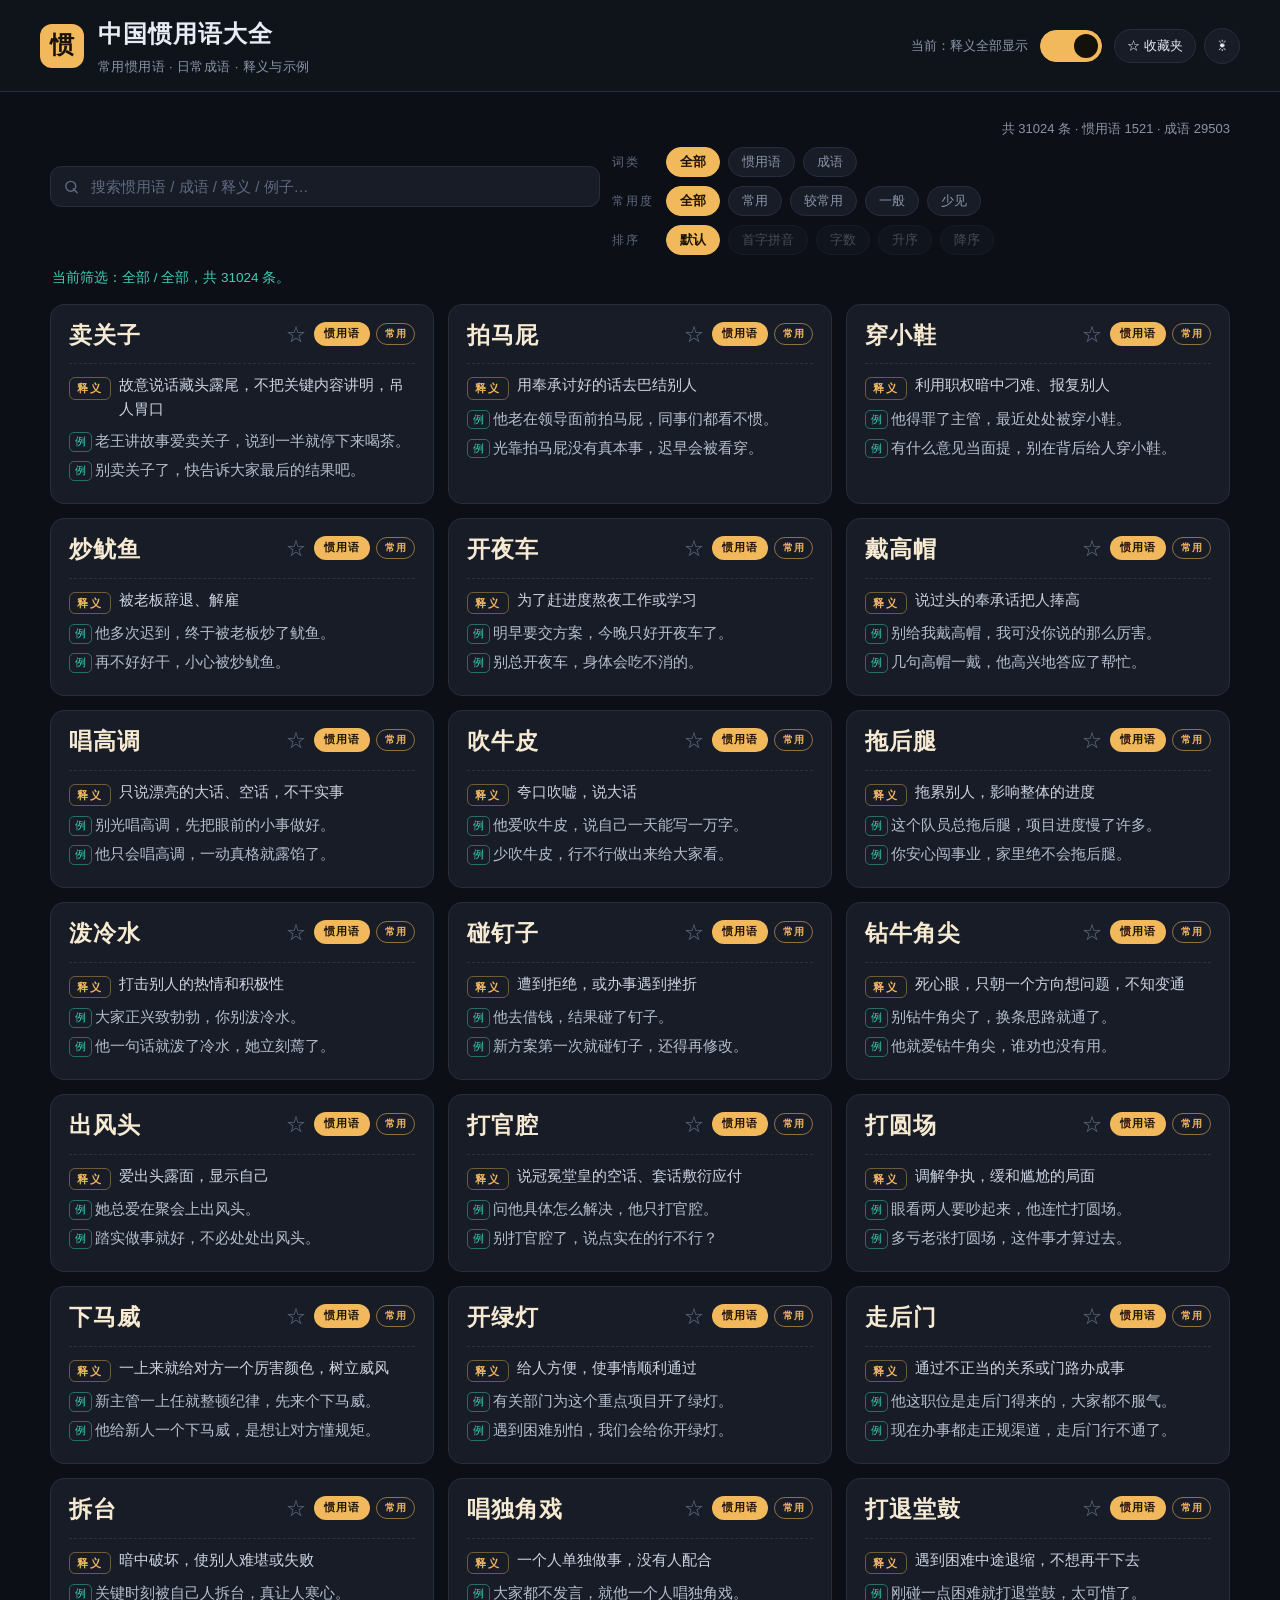
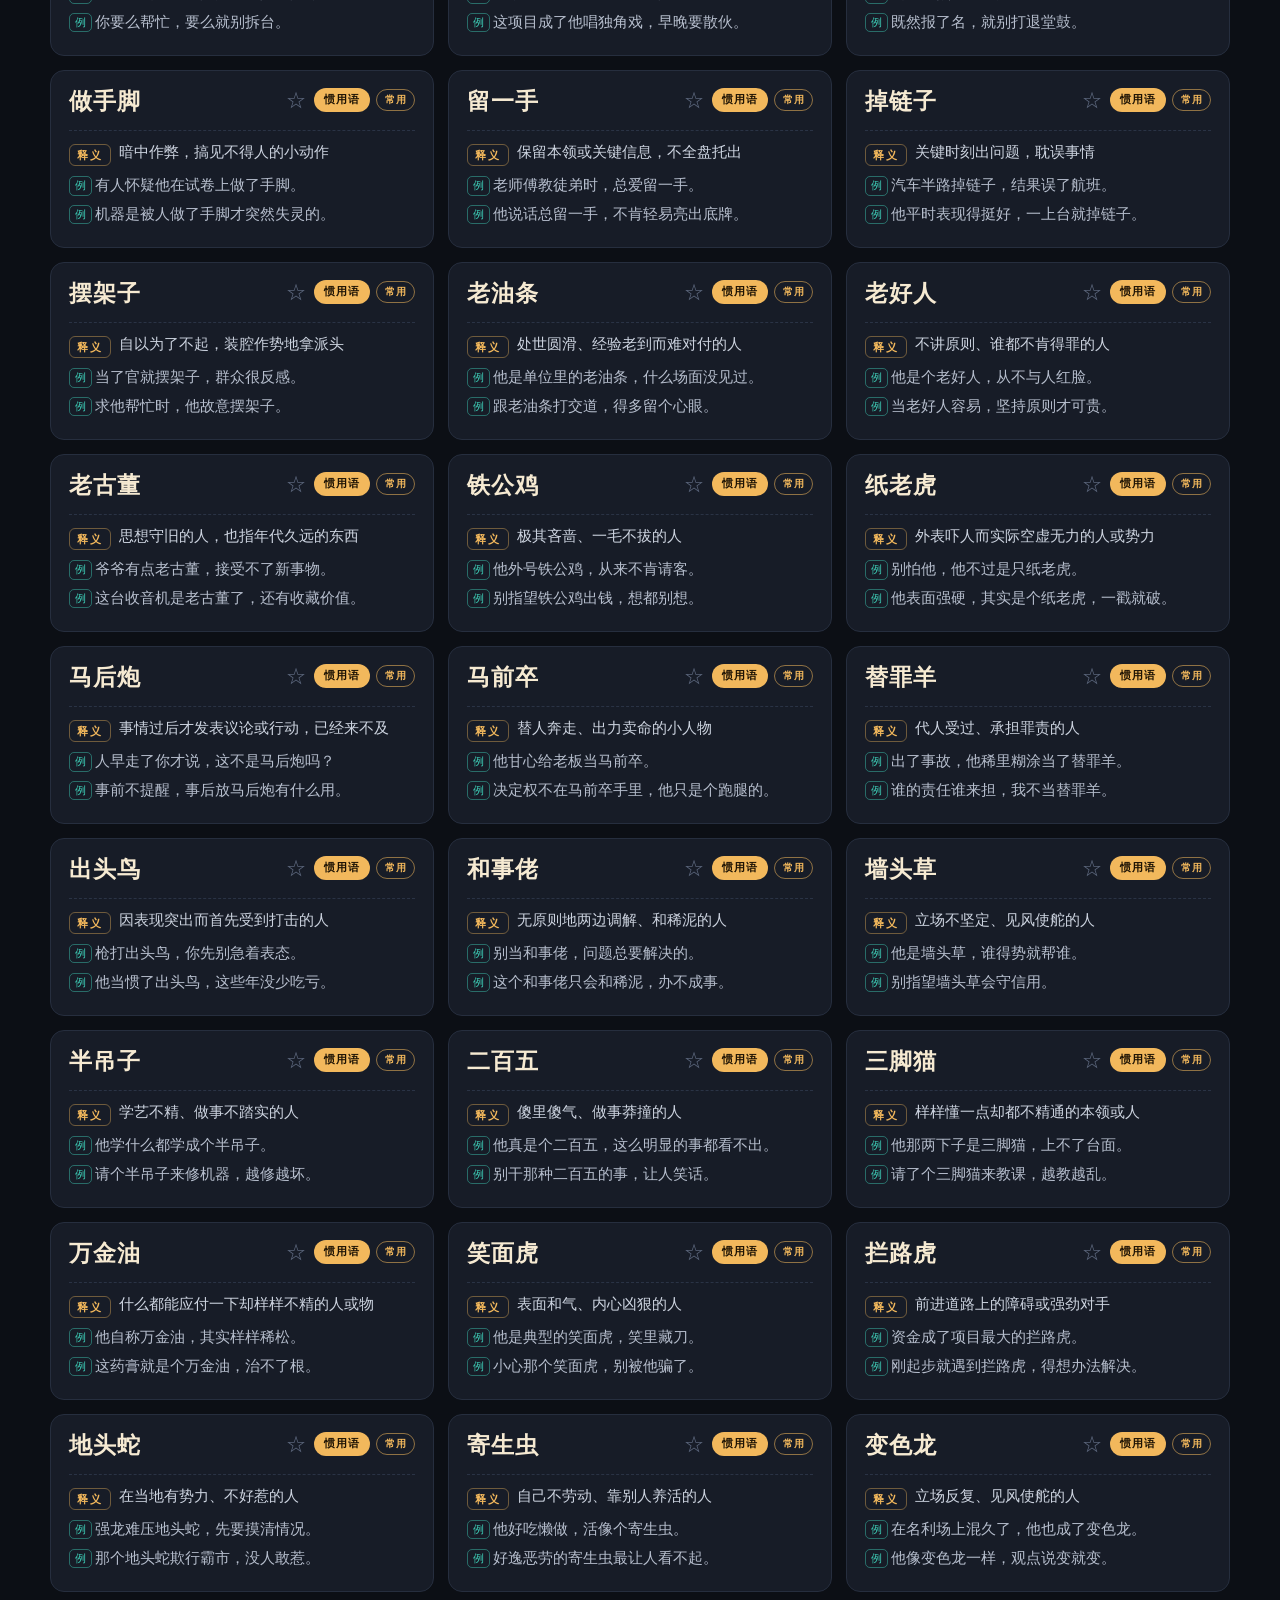
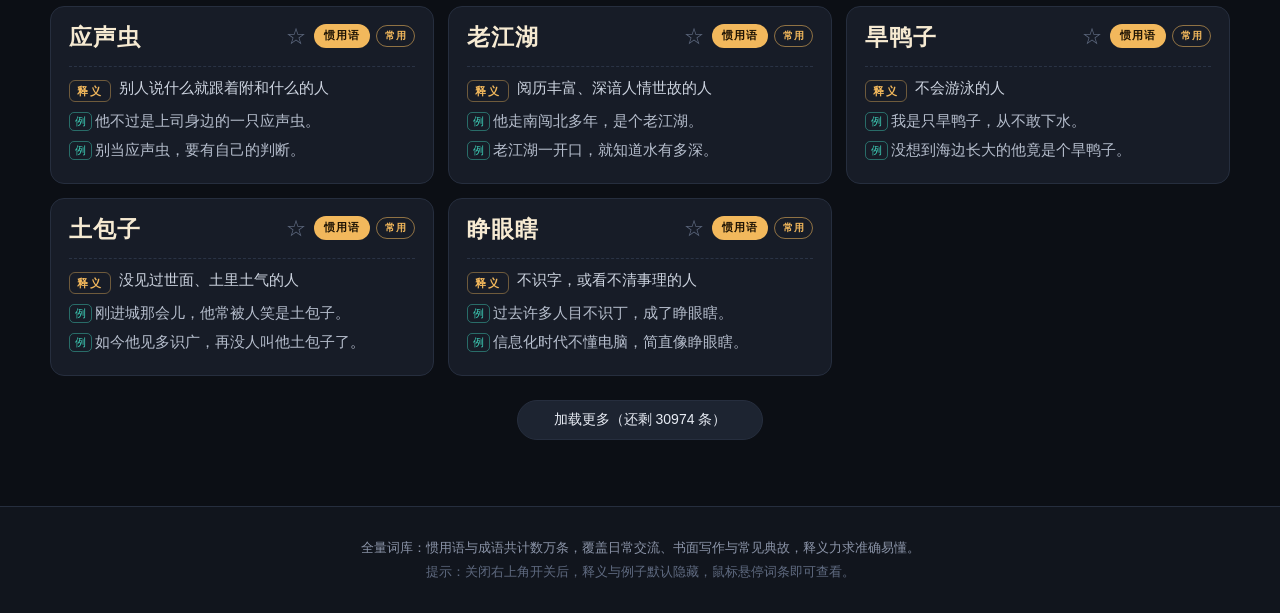
<file: index.html>
<!DOCTYPE html>
<html lang="zh-CN" data-theme="dark">
<head>
<meta charset="UTF-8">
<meta name="viewport" content="width=device-width, initial-scale=1.0">
<meta name="color-scheme" content="dark light">
<title>中国惯用语大全 · 常用惯用语与成语</title>
<link rel="stylesheet" href="style.css">
</head>
<body class="expanded">
  <header class="topbar" id="topbar">
    <div class="brand">
      <div class="brand-mark">惯</div>
      <div class="brand-copy">
        <h1>中国惯用语大全</h1>
        <p class="subtitle">常用惯用语 · 日常成语 · 释义与示例</p>
      </div>
    </div>
    <div class="switch-zone">
      <span class="switch-label" id="switchLabel">当前：释义全部显示</span>
      <label class="switch" title="开启：释义与例子全部显示；关闭：悬停或聚焦词条时才显示">
        <input type="checkbox" id="displayToggle" checked>
        <span class="track"><span class="thumb"></span></span>
      </label>
      <div class="top-actions">
        <button type="button" class="top-btn" id="favToggle" title="查看我的收藏夹（保存在本浏览器）">☆ 收藏夹</button>
        <button type="button" class="top-btn icon-btn" id="themeToggle" title="切换浅色模式" aria-label="切换浅色 / 深色模式">☀</button>
      </div>
    </div>
  </header>

  <main class="container">
    <section class="toolbar" aria-label="筛选工具">
      <div class="search-box">
        <svg class="search-icon" viewBox="0 0 24 24" width="17" height="17" fill="none" stroke="currentColor" stroke-width="2" stroke-linecap="round" aria-hidden="true"><circle cx="11" cy="11" r="7"></circle><line x1="20" y1="20" x2="14.5" y2="14.5"></line></svg>
        <input type="search" id="searchInput" placeholder="搜索惯用语 / 成语 / 释义 / 例子…" autocomplete="off">
      </div>
     <div class="chips" id="chips">
      <div class="counts" id="counts"></div>
      <div class="filter-rows">
        <div class="chip-row">
          <span class="grp">词类</span>
          <div class="chips" id="catChips">
            <button class="chip small active" data-cat="all" type="button">全部</button>
            <button class="chip small" data-cat="惯用语" type="button">惯用语</button>
            <button class="chip small" data-cat="成语" type="button">成语</button>
          </div>
        </div>
        <div class="chip-row">
          <span class="grp">常用度</span>
          <div class="chips" id="freqChips">
            <button class="chip small active" data-freq="all" type="button">全部</button>
            <button class="chip small" data-freq="常用" type="button">常用</button>
            <button class="chip small" data-freq="较常用" type="button">较常用</button>
            <button class="chip small" data-freq="一般" type="button">一般</button>
            <button class="chip small" data-freq="少见" type="button">少见</button>
          </div>
        </div>
        <div class="chip-row">
          <span class="grp">排序</span>
          <div class="chips" id="sortChips">
            <button class="chip small active" data-sort="default" type="button">默认</button>
            <button class="chip small" data-sort="py" type="button">首字拼音</button>
            <button class="chip small" data-sort="len" type="button">字数</button>
            <button class="chip small" data-sort="asc" type="button">升序</button>
            <button class="chip small" data-sort="desc" type="button">降序</button>
          </div>
        </div>
      </div>
    </section>

    <p class="guide" id="guide"></p>
    <section class="list" id="list" aria-live="polite"></section>
  </main>

 <footer>
    <p>全量词库：惯用语与成语共计数万条，覆盖日常交流、书面写作与常见典故，释义力求准确易懂。</p>
    <p class="foot-note">提示：关闭右上角开关后，释义与例子默认隐藏，鼠标悬停词条即可查看。</p>
  </footer>

<script src="data.js"></script>
<script src="chengyu_full.js"></script>
<script src="pinyin_initials.js"></script>
<script src="jsqr.min.js"></script>
<script src="qrcode-generator.js"></script>
<script src="script.js"></script>
</body>
</html>
</file>
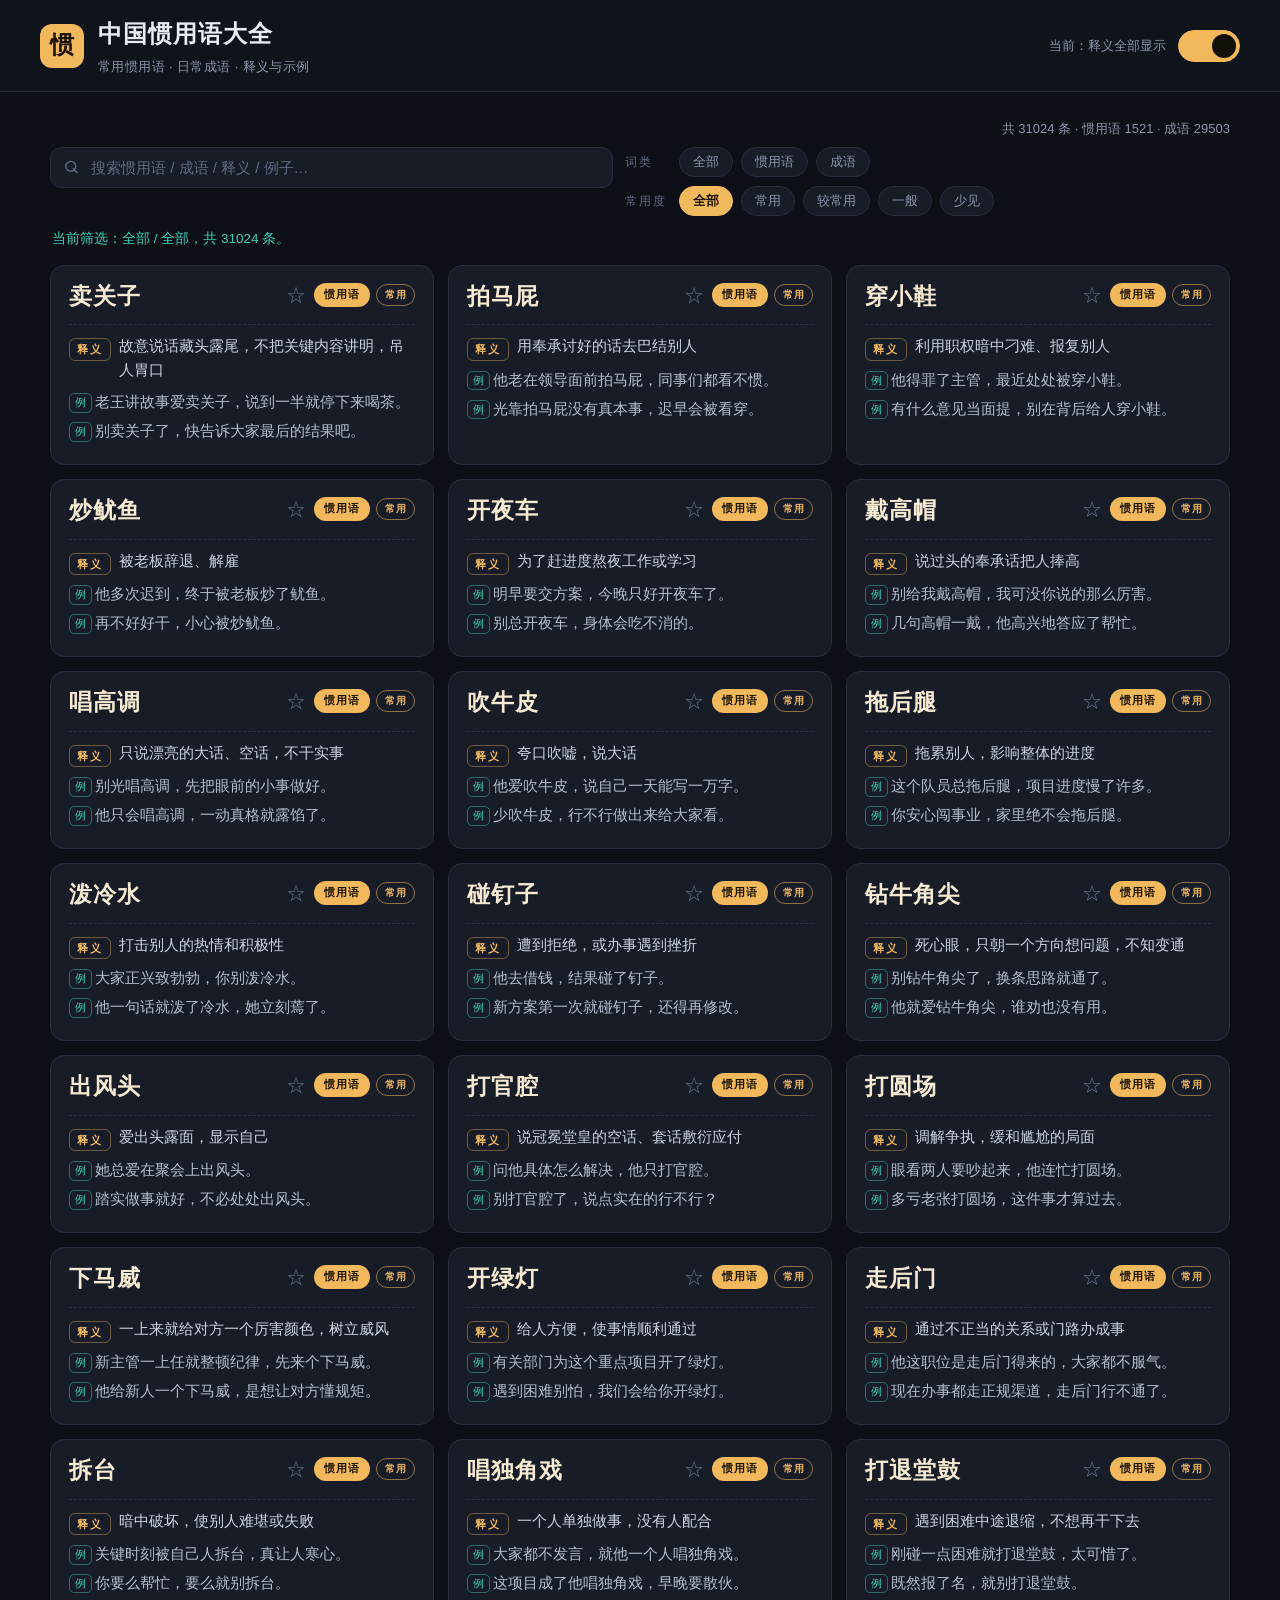
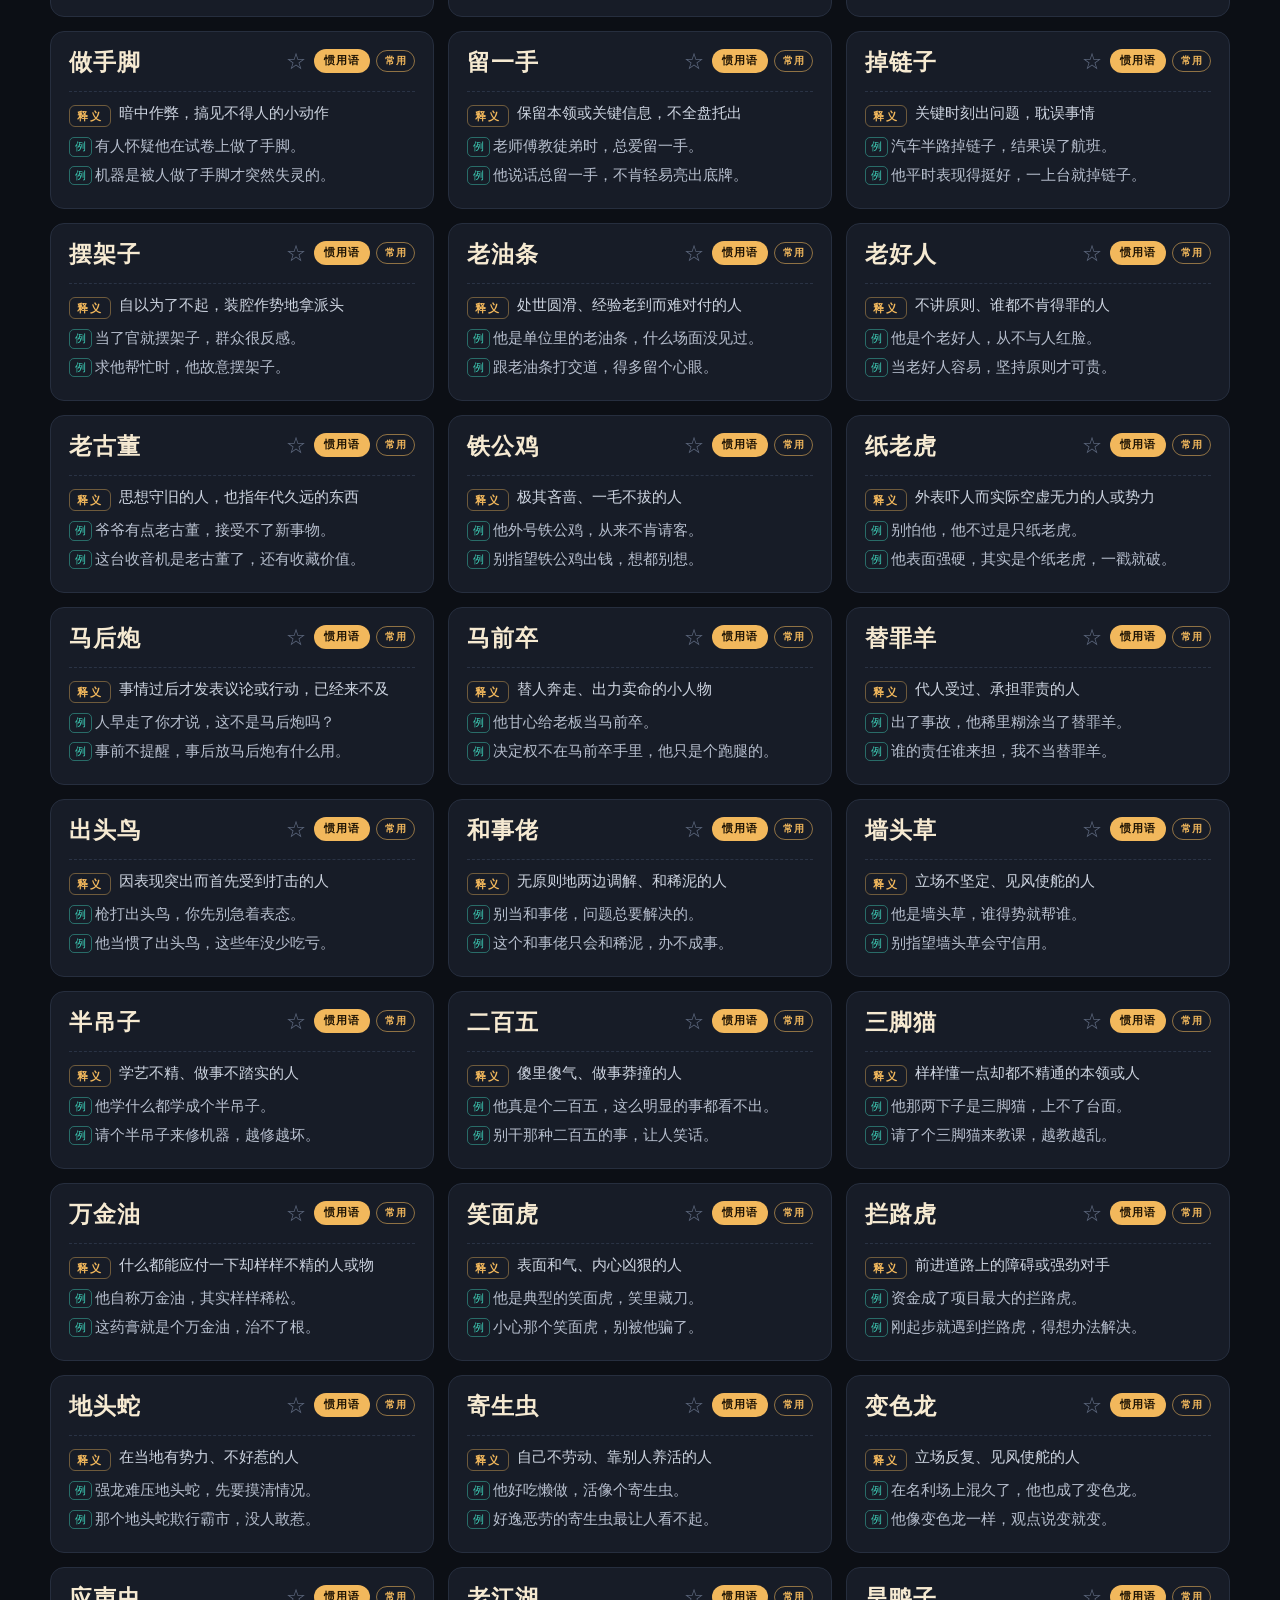
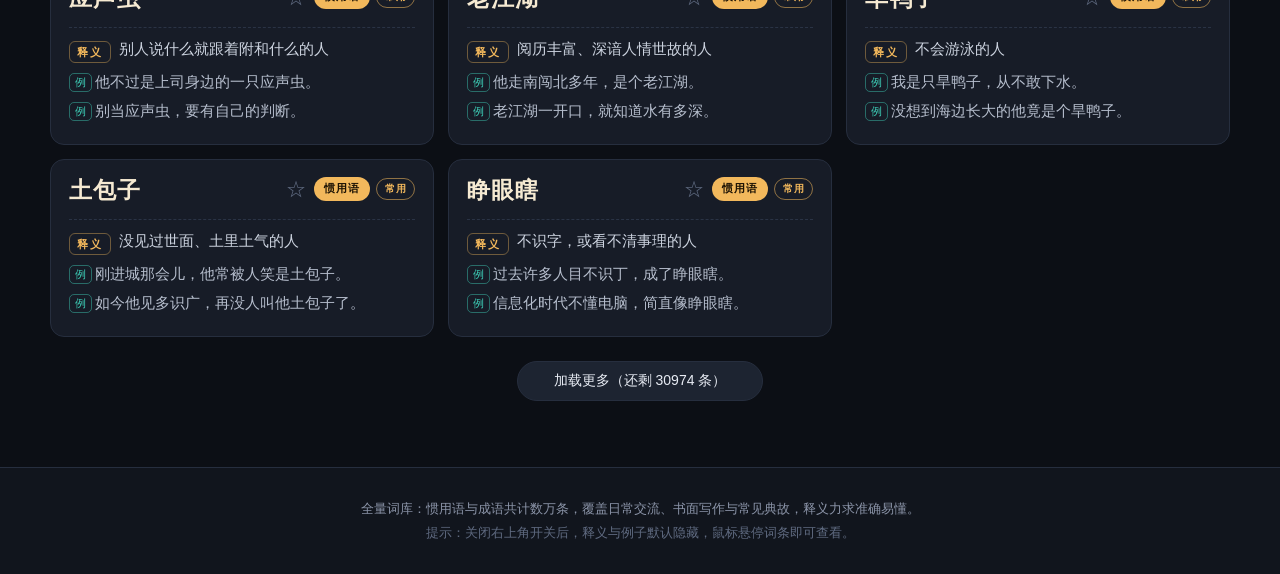
<file: chinese_idioms.html>
<!DOCTYPE html>
<html lang="zh-CN">
<head>
<meta charset="UTF-8">
<meta name="viewport" content="width=device-width, initial-scale=1.0">
<title>中国惯用语大全 · 常用惯用语与成语</title>
<link rel="stylesheet" href="style.css">
</head>
<body class="expanded">
  <header class="topbar">
    <div class="brand">
      <div class="brand-mark">惯</div>
      <div>
        <h1>中国惯用语大全</h1>
        <p class="subtitle">常用惯用语 · 日常成语 · 释义与示例</p>
      </div>
    </div>
    <div class="switch-zone">
      <span class="switch-label" id="switchLabel">当前：释义全部显示</span>
      <label class="switch" title="开启：释义与例子全部显示；关闭：悬停或聚焦词条时才显示">
        <input type="checkbox" id="displayToggle" checked>
        <span class="track"><span class="thumb"></span></span>
      </label>
    </div>
  </header>

  <main class="container">
    <section class="toolbar" aria-label="筛选工具">
      <div class="search-box">
        <svg class="search-icon" viewBox="0 0 24 24" width="17" height="17" fill="none" stroke="currentColor" stroke-width="2" stroke-linecap="round" aria-hidden="true"><circle cx="11" cy="11" r="7"></circle><line x1="20" y1="20" x2="14.5" y2="14.5"></line></svg>
        <input type="search" id="searchInput" placeholder="搜索惯用语 / 成语 / 释义 / 例子…" autocomplete="off">
      </div>
     <div class="chips" id="chips">
      <div class="counts" id="counts"></div>
      <div class="filter-rows">
        <div class="chip-row">
          <span class="grp">词类</span>
          <div class="chips" id="catChips">
            <button class="chip small" data-cat="all" type="button">全部</button>
            <button class="chip small" data-cat="惯用语" type="button">惯用语</button>
            <button class="chip small" data-cat="成语" type="button">成语</button>
          </div>
        </div>
        <div class="chip-row">
          <span class="grp">常用度</span>
          <div class="chips" id="freqChips">
            <button class="chip small active" data-freq="all" type="button">全部</button>
            <button class="chip small" data-freq="常用" type="button">常用</button>
            <button class="chip small" data-freq="较常用" type="button">较常用</button>
            <button class="chip small" data-freq="一般" type="button">一般</button>
            <button class="chip small" data-freq="少见" type="button">少见</button>
          </div>
        </div>
      </div>
    </section>

    <p class="guide" id="guide"></p>
    <section class="list" id="list" aria-live="polite"></section>
  </main>

 <footer>
    <p>全量词库：惯用语与成语共计数万条，覆盖日常交流、书面写作与常见典故，释义力求准确易懂。</p>
    <p class="foot-note">提示：关闭右上角开关后，释义与例子默认隐藏，鼠标悬停词条即可查看。</p>
  </footer>

<script src="data.js"></script>
<script src="chengyu_full.js"></script>
<script src="script.js"></script>
</body>
</html>
</file>
<file: style.css>
/* ===== 中国惯用语大全 · 深色扁平化主题 ===== */
:root{
  --bg:#0c0f15;
  --bg-soft:#11151d;
  --card:#171c27;
  --card-2:#1d2431;
  --line:#262e3e;
  --text:#e8ecf4;
  --muted:#8b94a8;
  --dim:#5f6a80;
  --accent:#f2b85c;
  --teal:#3ecfb8;
  --radius:14px;
  --font-serif:"KaiTi","STKaiti","FangSong","SimSun","Songti SC",serif;
  --font-sans:-apple-system,"Segoe UI","PingFang SC","Hiragino Sans GB","Microsoft YaHei","Noto Sans CJK SC",sans-serif;
}
*{box-sizing:border-box}
html{-webkit-text-size-adjust:100%}
body{
  margin:0;
  background:var(--bg);
  color:var(--text);
  font-family:var(--font-sans);
  line-height:1.65;
}
::selection{background:rgba(242,184,92,.28)}

/* 顶栏 */
.topbar{
  position:sticky;top:0;z-index:60;
  display:flex;align-items:center;justify-content:space-between;gap:16px;flex-wrap:wrap;
  padding:14px clamp(16px,4vw,40px);
  background:rgba(17,21,29,.92);
  -webkit-backdrop-filter:blur(10px);backdrop-filter:blur(10px);
  border-bottom:1px solid var(--line);
}
.brand{display:flex;align-items:center;gap:14px;min-width:0}
.brand-mark{
  width:44px;height:44px;flex:none;border-radius:12px;
  display:flex;align-items:center;justify-content:center;
  background:var(--accent);color:#1a1204;
  font-family:var(--font-serif);font-size:24px;font-weight:700;
}
.brand h1{margin:0;font-size:clamp(18px,2.4vw,24px);font-weight:700;letter-spacing:1px}
.brand .subtitle{margin:2px 0 0;font-size:13px;color:var(--muted);letter-spacing:.4px}
.switch-zone{display:flex;align-items:center;gap:12px}
.switch-label{font-size:13px;color:var(--muted);white-space:nowrap}
.switch{position:relative;display:inline-flex;cursor:pointer;flex:none}
.switch input{position:absolute;opacity:0;width:0;height:0}
.switch .track{
  position:relative;display:block;width:62px;height:32px;border-radius:999px;
  background:#2b3345;border:1px solid var(--line);transition:background .25s ease,border-color .25s ease;
}
.switch .thumb{
  position:absolute;top:3px;left:3px;width:24px;height:24px;border-radius:50%;
  background:#aab3c5;transition:left .25s ease,background .25s ease;
}
.switch input:checked + .track{background:var(--accent);border-color:var(--accent)}
.switch input:checked + .track .thumb{left:33px;background:#14100a}
.switch input:focus-visible + .track{box-shadow:0 0 0 3px rgba(242,184,92,.35)}
body.compact .switch-label{color:var(--teal)}
/* 布局与工具条 */
.container{max-width:1240px;margin:0 auto;padding:0 clamp(14px,3vw,30px)}
.toolbar{display:flex;align-items:center;gap:12px;flex-wrap:wrap;margin:26px 0 4px}
.search-box{position:relative;flex:1 1 280px;min-width:230px}
.search-icon{position:absolute;left:13px;top:50%;transform:translateY(-50%);color:var(--dim)}
.search-box input{
  width:100%;padding:11px 16px 11px 40px;
  background:var(--card);color:var(--text);
  border:1px solid var(--line);border-radius:11px;outline:none;
  font-size:15px;font-family:inherit;transition:border-color .2s;
}
.search-box input::placeholder{color:var(--dim)}
.search-box input:focus{border-color:var(--accent)}
.search-box input::-webkit-search-cancel-button{-webkit-appearance:none}
.chips{display:flex;gap:8px;flex-wrap:wrap}
.chip{
  border:1px solid var(--line);background:var(--card);color:var(--muted);
  padding:7px 16px;border-radius:999px;font-size:14px;cursor:pointer;
  font-family:inherit;transition:all .18s;
}
.chip:hover{color:var(--text);border-color:#3a4560}
.chip.active{background:var(--accent);border-color:var(--accent);color:#1c1204;font-weight:600}
/* 排序键：选“默认”时其余四键置暗；未选键时方向键禁用 */
.chip.dim{opacity:.45}
.chip:disabled{opacity:.45;cursor:not-allowed}
.chip:disabled:hover{border-color:var(--line);color:var(--muted)}
.counts{margin-left:auto;font-size:13px;color:var(--muted);white-space:nowrap}

/* 词条列表 */
.guide{min-height:22px;margin:12px 2px 0;font-size:13.5px;color:var(--teal)}
.list{display:grid;grid-template-columns:repeat(auto-fill,minmax(340px,1fr));gap:14px;margin:14px 0 60px}
body.compact .list{margin-bottom:80px}

.card{
  position:relative;
  background:var(--card);border:1px solid var(--line);border-radius:var(--radius);
  padding:16px 18px 15px;
  transition:border-color .2s,transform .2s,background .2s;
}
.card:hover,.card:focus-within{border-color:#3a4560;background:var(--card-2)}
.card-top{display:flex;align-items:baseline;justify-content:space-between;gap:10px}
.phrase{
  font-family:var(--font-serif);font-size:1.42rem;font-weight:700;
  color:#f6ead2;letter-spacing:1px;line-height:1.35;
}
.tag{
  flex:none;font-size:.68rem;letter-spacing:1px;padding:3px 10px;border-radius:999px;
  font-weight:600;transform:translateY(-2px);
}
.tag.habit{background:#f2b85c;color:#1c1204}
.tag.idiom{background:#3ecfb8;color:#08211c}
/* 释义与例子（开启时全部显示） */
.details{margin-top:12px;border-top:1px dashed #2a3345;padding-top:10px;font-size:14.5px}
.meta{display:flex;gap:8px;align-items:flex-start}
.meta b{
  flex:none;font-size:.7rem;font-weight:700;letter-spacing:2px;color:var(--accent);
  border:1px solid rgba(242,184,92,.4);border-radius:6px;padding:1px 7px;margin-top:3px;
}
.details .meaning{margin:0;color:#cdd4e0}
.example{margin:8px 0 0 0;padding-left:0;list-style:none}
.example li{position:relative;padding-left:26px;margin:5px 0;color:#b6becd}
.example li::before{content:"例";position:absolute;left:0;top:2px;
  font-size:.66rem;color:var(--teal);border:1px solid rgba(62,207,184,.45);
  border-radius:5px;padding:0 5px}
.example li b{font-weight:600;color:#dfe4ec}

/* 释义隐藏模式：释义浮层由 JS 的 .open 控制显示（手机点按 / 桌面悬停），点击或光标离开即隐藏 */
body.compact .details{
  position:absolute;left:0;right:0;top:calc(100% - 2px);z-index:50;
  margin:0;padding:14px 18px 16px;
  background:#1e2635;border:1px solid #37435e;
  border-radius:0 0 var(--radius) var(--radius);
  box-shadow:0 18px 40px rgba(0,0,0,.55);
  opacity:0;visibility:hidden;transform:translateY(-6px);
  transition:opacity .18s ease,transform .18s ease,visibility .18s;
  pointer-events:none;
}

/* 空结果 */
.empty{grid-column:1/-1;text-align:center;color:var(--muted);padding:60px 10px;font-size:15px}

/* 页脚 */
footer{border-top:1px solid var(--line);background:var(--bg-soft);padding:26px clamp(16px,4vw,40px);text-align:center}
footer p{margin:4px 0;color:var(--muted);font-size:13px}
footer .foot-note{color:var(--dim);font-size:12.5px}

/* 滚动条 */
::-webkit-scrollbar{width:11px;height:11px}
::-webkit-scrollbar-track{background:var(--bg)}
::-webkit-scrollbar-thumb{background:#2c3547;border-radius:8px;border:2px solid var(--bg)}
::-webkit-scrollbar-thumb:hover{background:#3a4560}

/* 响应式 */
@media (max-width:760px){
  .list{grid-template-columns:1fr}
  .counts{margin-left:0}
}
@media (prefers-reduced-motion:reduce){
  *{transition:none!important;animation:none!important}
}
/* ===== 新增：词类与常用度筛选行 ===== */
.filter-rows{flex:1 1 100%;display:flex;flex-direction:column;gap:9px;min-width:0}
.chip-row{display:flex;align-items:center;gap:10px;flex-wrap:wrap}
.grp{flex:none;width:44px;font-size:12px;color:var(--dim);letter-spacing:2px}
.chip.small{padding:5px 13px;font-size:13px}

/* 卡片右上角标签组 */
.card-top-right{display:flex;align-items:center;gap:6px;flex:none}
.freq-tag{transform:translateY(-2px);background:transparent;border:1px solid;
  font-size:.62rem;letter-spacing:.5px;padding:2px 8px;border-radius:999px;font-weight:600}
.fq-0{color:var(--accent);border-color:rgba(242,184,92,.55)}
.fq-1{color:var(--teal);border-color:rgba(62,207,184,.55)}
.fq-2{color:#8fb7ff;border-color:rgba(143,183,255,.55)}
.fq-3{color:#98a2b8;border-color:rgba(152,162,184,.5)}

/* 加载更多 */
.more-wrap{grid-column:1/-1;display:flex;justify-content:center;padding:10px 0 6px}
.more-btn{
  border:1px solid var(--line);background:var(--card-2);color:var(--text);
  padding:10px 36px;border-radius:999px;font-size:14px;cursor:pointer;
  font-family:inherit;transition:border-color .18s,color .18s,transform .15s;
}
.more-btn:hover{border-color:var(--accent);color:var(--accent)}
.more-btn:active{transform:scale(.97)}

@media (max-width:760px){
  .grp{width:auto}
}
/* TEST MARKER */

/* ===== 顶栏操作按钮（主题 / 收藏） ===== */
.top-actions{display:flex;align-items:center;gap:8px;flex:none}
.top-btn{
  -webkit-appearance:none;appearance:none;border:1px solid var(--line);
  background:var(--card);color:var(--text);
  padding:7px 12px;border-radius:999px;font-size:13px;cursor:pointer;
  font-family:inherit;display:inline-flex;align-items:center;gap:4px;white-space:nowrap;
  transition:border-color .18s ease,background .18s ease,color .18s ease;
}
.top-btn:hover{border-color:var(--accent);color:var(--accent)}
.top-btn.on{background:var(--accent);border-color:var(--accent);color:#1c1204;font-weight:600}
.top-btn.on:hover{color:#1c1204}
.switch-zone{flex-wrap:wrap;justify-content:flex-end}
/* 圆形图标按钮（主题切换：仅图标，无文字） */
.top-btn.icon-btn{width:36px;height:36px;padding:0;justify-content:center;border-radius:50%;font-size:15px}
@media (max-width:520px){
  .switch-label{display:none}
  .switch-zone{gap:8px}
}
/* 移动端：整体收起顶栏矩形（标题 + 右侧三个按钮），上滑/回顶时恢复（电脑端不受影响） */
.topbar{transition:transform .22s ease}
body.title-hide .topbar{transform:translateY(-100%)}
/* 收藏星标 */
.fav-btn{
  flex:none;background:none;border:none;padding:0 2px;cursor:pointer;
  font-size:1.25rem;line-height:1;font-family:inherit;
  color:var(--dim);transform:translateY(-2px);
  transition:color .15s ease,transform .15s ease;
}
.fav-btn.on{color:var(--accent)}
.fav-btn:active{transform:translateY(-1px) scale(.88)}
/* 移动端点击卡片显示释义 */
body.compact .card.open .details{
  opacity:1;visibility:visible;transform:translateY(0);pointer-events:auto;
}
/* 提示气泡 */
.toast{
  position:fixed;left:50%;bottom:26px;z-index:200;
  transform:translateX(-50%);max-width:min(92vw,600px);width:max-content;
  background:#1e2635;border:1px solid #37435e;color:#e8ecf4;
  border-radius:12px;padding:12px 42px 12px 16px;font-size:14px;line-height:1.6;
  box-shadow:0 18px 40px rgba(0,0,0,.55);display:flex;gap:10px;align-items:flex-start;
  animation:toast-in .25s ease;
}
.toast-close{
  position:absolute;right:8px;top:6px;background:none;border:none;cursor:pointer;
  color:#8b94a8;font-size:18px;line-height:1;padding:4px;font-family:inherit;
}
.toast-close:hover{color:#fff}
@keyframes toast-in{from{opacity:0;transform:translate(-50%,8px)}to{opacity:1;transform:translate(-50%,0)}}
/* ===== 浅色模式 ===== */
:root[data-theme="light"]{
  --bg:#f4f6f9;
  --bg-soft:#eceff4;
  --card:#ffffff;
  --card-2:#f1f3f8;
  --line:#d9dfe8;
  --text:#22262f;
  --muted:#5d6572;
  --dim:#9aa3b2;
  --accent:#d99a2b;
  --teal:#0d9488;
}
:root[data-theme="light"] .topbar{background:rgba(255,255,255,.92)}
:root[data-theme="light"] .switch .track{background:#cfd6e0}
:root[data-theme="light"] .switch .thumb{background:#5a6472}
:root[data-theme="light"] .switch input:checked + .track .thumb{background:#6d4c00}
:root[data-theme="light"] .phrase{color:#43300f}
:root[data-theme="light"] .details .meaning{color:#3a4049}
:root[data-theme="light"] .example li{color:#565e6b}
:root[data-theme="light"] .example li b{color:#22262f}
:root[data-theme="light"] .card:hover,:root[data-theme="light"] .card:focus-within{border-color:#b9c4d4;background:#f1f3f8}
:root[data-theme="light"] .chip:hover{border-color:#b9c4d4}:root[data-theme="light"] body.compact .details{background:#ffffff;border-color:#c3ccd9;box-shadow:0 14px 34px rgba(15,23,42,.18)}
:root[data-theme="light"] .details{border-top-color:#e2e7ee}
:root[data-theme="light"] .fq-0{color:#a86f00;border-color:#a86f00}
:root[data-theme="light"] .fq-1{color:#0b8476;border-color:#0b8476}
:root[data-theme="light"] .fq-2{color:#3f6ad6;border-color:#3f6ad6}
:root[data-theme="light"] .fq-3{color:#7d8696;border-color:#7d8696}
:root[data-theme="light"] .toast{background:#ffffff;border-color:#c3ccd9;color:#22262f;box-shadow:0 14px 34px rgba(15,23,42,.18)}
:root[data-theme="light"] .toast-close{color:#9aa3b2}
:root[data-theme="light"] .toast-close:hover{color:#22262f}
:root[data-theme="light"] ::-webkit-scrollbar-track{background:#f4f6f9}
:root[data-theme="light"] ::-webkit-scrollbar-thumb{background:#c6ccd6;border:2px solid #f4f6f9}
:root[data-theme="light"] ::-webkit-scrollbar-thumb:hover{background:#aeb6c4}
:root[data-theme="light"] body.compact .switch-label{color:#0d9488}
:root[data-theme="light"] .meta b{border-color:rgba(217,154,43,.5)}

/* ===== 收藏夹工具区：位于列表上方（速传码 / 二维码 / 导入导出 / 清除） ===== */
.hidden{display:none!important}
.fav-tools{
  margin:8px 0 6px;padding:12px 14px;
  border:1px solid var(--line);border-radius:var(--radius);
  background:var(--bg-soft);
}
.fav-tools-bar{display:flex;align-items:center;gap:8px;flex-wrap:wrap}
.fav-tools-bar .fav-clear-btn{margin-left:auto}
.fav-group-btn{
  -webkit-appearance:none;appearance:none;font-family:inherit;cursor:pointer;
  display:inline-flex;align-items:center;gap:6px;
  border:1px solid var(--line);background:var(--card-2);color:var(--text);
  padding:7px 14px;border-radius:999px;font-size:13px;
  transition:background .18s ease,color .18s ease,border-color .18s ease;
}
.fav-group-btn:hover,.fav-group-btn.open{border-color:var(--accent);color:var(--accent)}
.fav-group-btn .caret{font-size:10px;color:var(--muted);transition:transform .18s ease}
.fav-group-btn.open .caret{transform:rotate(180deg)}
.fav-group-btn:active{transform:scale(.97)}
.fav-drop-panels{display:block}
.fav-drop-panel{display:none}
.fav-drop-panel.open{
  display:flex;align-items:center;gap:8px;flex-wrap:wrap;
  margin-top:10px;padding-top:10px;border-top:1px dashed var(--line);
}
.fav-tools-hint{display:block;margin-top:10px;font-size:12.5px;color:var(--muted)}
.fav-act-btn{
  -webkit-appearance:none;appearance:none;font-family:inherit;cursor:pointer;
  border:1px solid var(--line);background:var(--card-2);color:var(--text);
  padding:7px 16px;border-radius:999px;font-size:13px;
  transition:background .18s ease,color .18s ease,border-color .18s ease;
}
.fav-act-btn:hover{border-color:var(--accent);color:var(--accent)}
.fav-act-btn:active{transform:scale(.97)}
.fav-file-input{position:absolute;width:1px;height:1px;opacity:0;pointer-events:none}
/* 快捷传输：速传码 / 二维码 / 扫码弹窗 */
.modal-custom-body{margin:6px 0 0}
.transfer-code{width:100%;min-height:88px;box-sizing:border-box;background:var(--card-2);color:var(--text);border:1px solid var(--line);border-radius:10px;padding:10px 12px;font-family:ui-monospace,Consolas,'Courier New',monospace;font-size:12.5px;line-height:1.6;resize:vertical;outline:none}
.transfer-code:focus{border-color:var(--accent)}
.modal-custom-body .fav-act-btn{margin-top:10px}
.qr-stage{display:flex;flex-direction:column;align-items:center;gap:12px;padding:8px 0}
.qr-img{background:#fff;border-radius:10px;padding:10px;display:inline-block}
.qr-img img{display:block;width:min(66vw,248px);height:auto;image-rendering:pixelated}
.qr-nav{display:flex;align-items:center;justify-content:center;gap:10px;margin-top:4px}
.qr-counter{margin:0;font-size:13px;color:var(--muted);white-space:nowrap}
.qr-mini-btn{-webkit-appearance:none;appearance:none;font-family:inherit;cursor:pointer;border:1px solid var(--line);background:var(--card-2);color:var(--text);padding:6px 14px;border-radius:999px;font-size:13px;transition:border-color .16s ease,color .16s ease}
.qr-mini-btn:hover:not(:disabled){border-color:var(--accent);color:var(--accent)}
.qr-mini-btn:disabled{opacity:.4;cursor:not-allowed}
.scan-video{display:block;width:100%;max-width:430px;max-height:52vh;margin:4px auto 6px;background:#000;border-radius:10px;object-fit:cover;cursor:pointer;touch-action:manipulation;transition:box-shadow .15s ease}
.scan-flash{box-shadow:0 0 0 4px var(--accent)}
.scan-status{text-align:center;margin-bottom:4px}
.fav-clear-btn{
  -webkit-appearance:none;appearance:none;font-family:inherit;cursor:pointer;
  border:1px solid rgba(229,72,77,.55);background:rgba(229,72,77,.12);color:#ff8a8e;
  padding:7px 16px;border-radius:999px;font-size:13px;
  transition:background .18s ease,color .18s ease,border-color .18s ease;
}
.fav-clear-btn:hover{background:rgba(229,72,77,.22);border-color:#e5484d;color:#ffb3b5}
.fav-clear-btn:active{transform:scale(.97)}
@media (max-width:520px){
  .fav-tools-bar{justify-content:center}
  .fav-tools-bar .fav-clear-btn{margin-left:0}
  .fav-drop-panel.open{justify-content:center}
  .fav-tools{text-align:center}
}

/* ===== 确认弹窗（清除浏览数据） ===== */
.modal-mask{
  position:fixed;inset:0;z-index:300;display:flex;align-items:center;justify-content:center;
  padding:20px;background:rgba(5,8,13,.62);
  -webkit-backdrop-filter:blur(2px);backdrop-filter:blur(2px);
  animation:fade-in .16s ease;
}
.modal-box{
  width:min(430px,100%);background:var(--card);color:var(--text);
  border:1px solid var(--line);border-radius:var(--radius);
  padding:20px 22px;box-shadow:0 24px 60px rgba(0,0,0,.5);
  animation:modal-in .18s ease;
}
.modal-title{margin:0;font-size:16px;font-weight:700;letter-spacing:.5px}
.modal-text{margin:10px 0 20px;font-size:14px;line-height:1.7;color:var(--muted)}
.modal-actions{display:flex;justify-content:flex-end;gap:10px;flex-wrap:wrap}
.modal-btn{
  -webkit-appearance:none;appearance:none;font-family:inherit;cursor:pointer;
  border:1px solid var(--line);background:var(--card-2);color:var(--text);
  padding:8px 20px;border-radius:999px;font-size:14px;
  transition:border-color .16s ease,background .16s ease,color .16s ease;
}
.modal-btn:hover{border-color:var(--accent);color:var(--accent)}
.modal-btn.danger{background:#e5484d;border-color:#e5484d;color:#fff}
.modal-btn.danger:hover{background:#d12f35;border-color:#d12f35;color:#fff}
@keyframes fade-in{from{opacity:0}to{opacity:1}}
@keyframes modal-in{from{opacity:0;transform:translateY(8px) scale(.98)}to{opacity:1;transform:none}}
:root[data-theme="light"] .fav-clear-btn{border-color:rgba(197,48,48,.6);color:#c13131}
:root[data-theme="light"] .fav-clear-btn:hover{background:rgba(197,48,48,.14);color:#a32626}
:root[data-theme="light"] .modal-mask{background:rgba(30,35,45,.45)}
:root[data-theme="light"] .modal-box{box-shadow:0 18px 46px rgba(15,23,42,.22)}

/* ===== 收藏夹：按收藏日期分组折叠 ===== */
.fav-day{
  grid-column:1/-1;
  background:var(--bg-soft);
  border:1px solid var(--line);
  border-radius:var(--radius);
  overflow:hidden;
}
.fav-day > summary{list-style:none}
.fav-day > summary::-webkit-details-marker{display:none}
.fav-day-head{
  display:flex;align-items:center;gap:10px;
  padding:12px 16px;cursor:pointer;user-select:none;
  font-size:14px;font-weight:600;color:var(--text);background:var(--card);
  border-bottom:1px solid transparent;
}
.fav-day[open] > .fav-day-head{border-bottom:1px solid var(--line)}
.fav-day-head:hover{background:var(--card-2)}
.fav-day-head .chev{
  flex:none;display:inline-flex;align-items:center;justify-content:center;
  width:19px;height:19px;border-radius:50%;
  border:1px solid var(--line);color:var(--muted);
  font-size:11px;line-height:1;transition:transform .18s ease;
}
.fav-day:not([open]) > .fav-day-head .chev{transform:rotate(-90deg)}
.fav-day-head .day-label{letter-spacing:.5px}
.fav-day-head .day-count{font-size:12px;font-weight:400;color:var(--muted)}
.fav-day-body{
  display:grid;grid-template-columns:repeat(auto-fill,minmax(300px,1fr));
  gap:14px;padding:14px;
}
@media (max-width:760px){.fav-day-body{grid-template-columns:1fr}}
/* 点灰待移除的星标 */
.fav-btn.pending-remove{color:var(--dim);opacity:.5}
</file>
